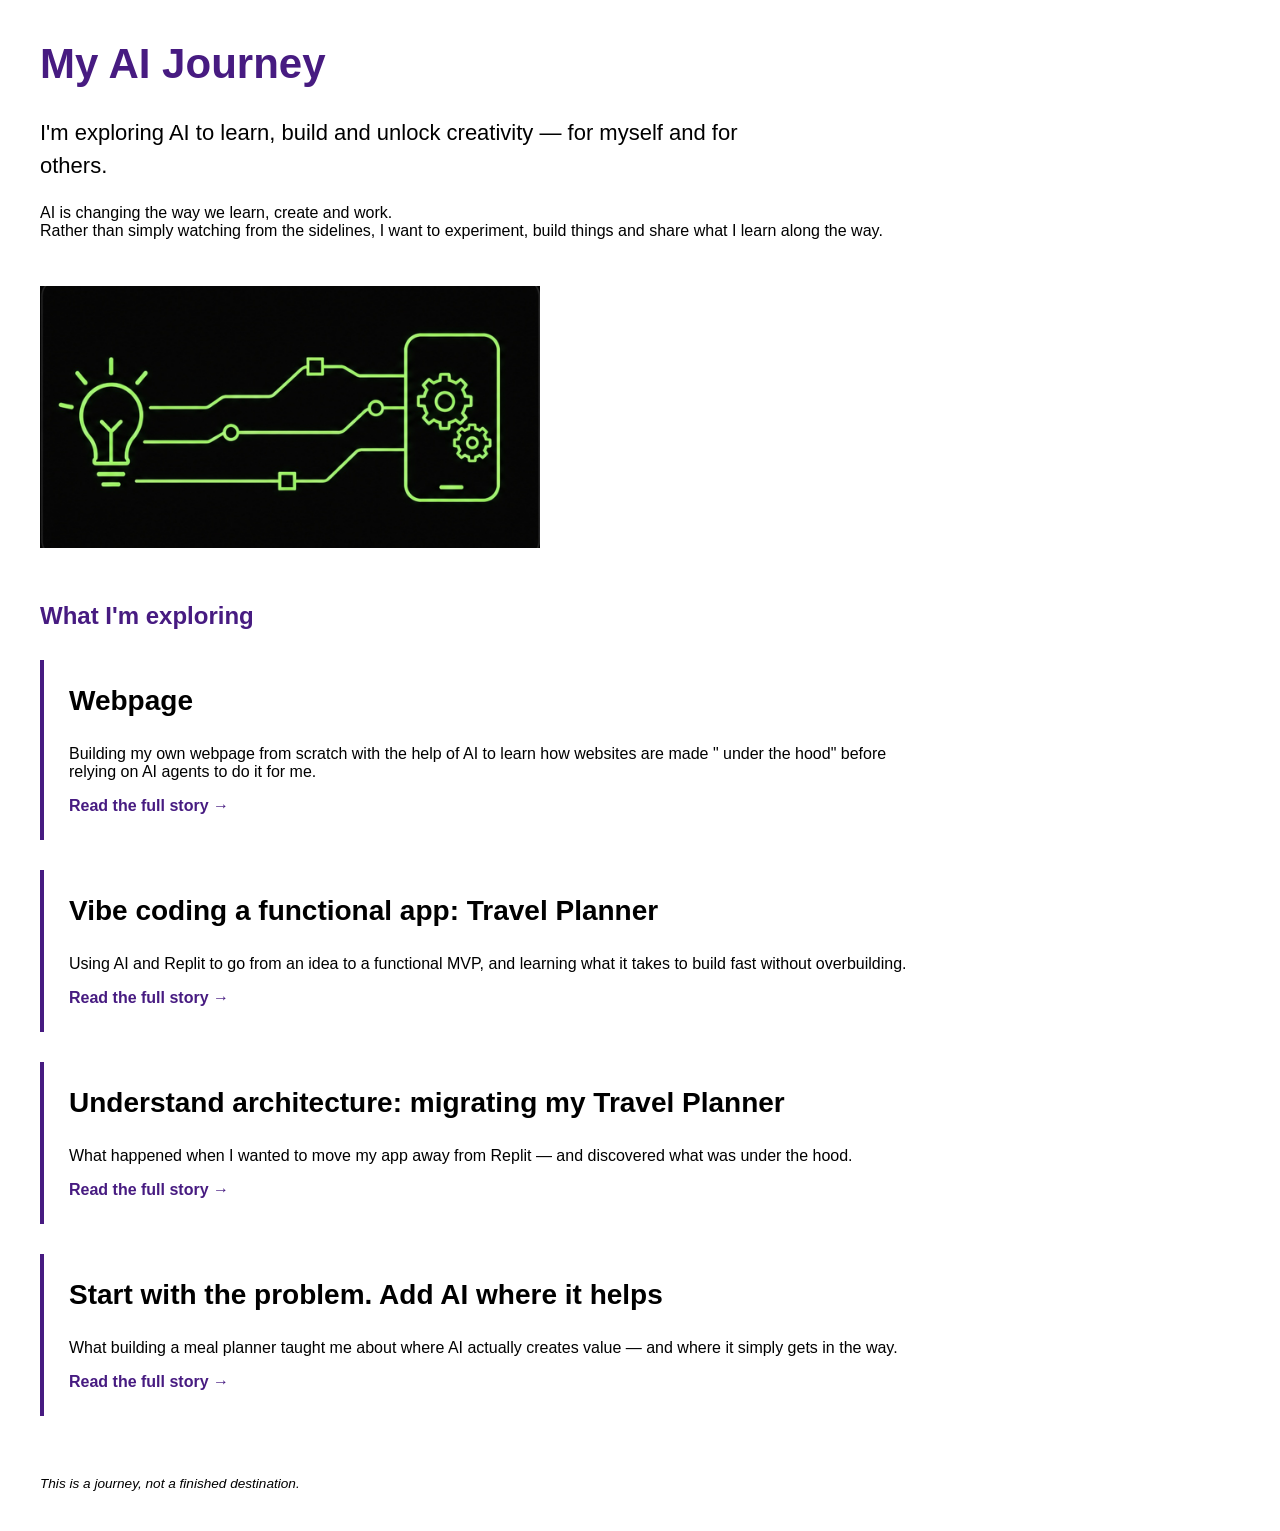
<file: index.html>
<!DOCTYPE html>
<html lang="en">

<head>
    <meta charset="UTF-8">
    <meta name="viewport" content="width=device-width, initial-scale=1.0">
    <title>My AI Journey</title>
    <link rel="stylesheet" href="style.css">
</head>

<body>

    <h1>My AI Journey</h1>

    <p class="purpose">
        I'm exploring AI to learn, build and unlock creativity —
        for myself and for others.
    </p>

    <p> AI is changing the way we learn, create and work.
        <br>    Rather than simply watching from the sidelines, 
        I want to experiment, build things and share 
        what I learn along the way.
    </p>

    <img src="images/my_ai_journey_hero.jpg" alt="My AI Journey">

    <h2>What I'm exploring</h2>

    <div class="project">
        <h3>Webpage</h3>

        <p>
          Building my own webpage from scratch with the help of AI 
          to learn how websites are made " under the hood" 
          before relying on AI agents to do it for me.
        
        </p>

        <a href="webpage.html">Read the full story →</a>
    </div>

<div class="project">
    <h3>Vibe coding a functional app: Travel Planner</h3>

    <p>
        Using AI and Replit to go from an idea to a functional MVP,
        and learning what it takes to build fast without overbuilding.
    </p>

    <a href="vibe-coding-travel-planner.html">Read the full story →</a>
</div>

<div class="project">
    <h3>Understand architecture: migrating my Travel Planner</h3>

    <p>
        What happened when I wanted to move my app away from Replit — and discovered what was under the hood.
    </p>

    <a href="understand-architecture-migrating-travel-planner.html">Read the full story →</a>
</div>

<div class="project">
    <h3>Start with the problem. Add AI where it helps</h3>

    <p>
        What building a meal planner taught me about where AI actually creates value — and where it simply gets in the way.
    </p>

    <a href="start-with-the-problem-add-ai-where-it-helps.html">Read the full story →</a>
</div>

<footer>
  This is a journey, not a finished destination.
</footer>

</body>

</html>
</file>
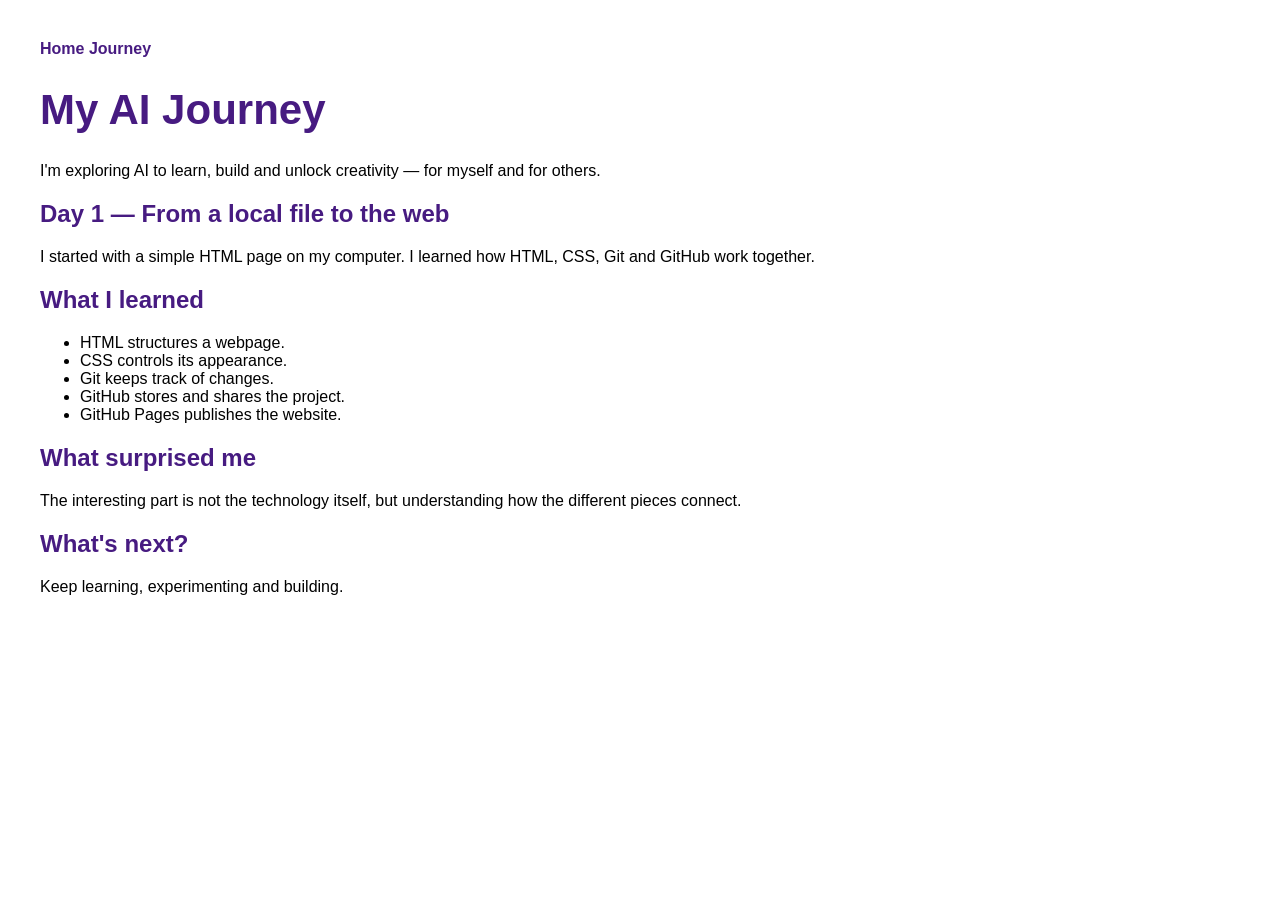
<file: journey.html>
<!DOCTYPE html>
<html lang="en">
<head>
    <meta charset="UTF-8">
    <meta name="viewport" content="width=device-width, initial-scale=1.0">
    <title>My AI Journey</title>
    <link rel="stylesheet" href="style.css">
</head>

<body>

    <nav>
        <a href="index.html">Home</a>
        <a href="journey.html">Journey</a>
    </nav>

    <h1>My AI Journey</h1>

    <p>
        I'm exploring AI to learn, build and unlock creativity —
        for myself and for others.
    </p>

    <h2>Day 1 — From a local file to the web</h2>

    <p>
        I started with a simple HTML page on my computer.
        I learned how HTML, CSS, Git and GitHub work together.
    </p>

    <h2>What I learned</h2>

    <ul>
        <li>HTML structures a webpage.</li>
        <li>CSS controls its appearance.</li>
        <li>Git keeps track of changes.</li>
        <li>GitHub stores and shares the project.</li>
        <li>GitHub Pages publishes the website.</li>
    </ul>

    <h2>What surprised me</h2>

    <p>
        The interesting part is not the technology itself,
        but understanding how the different pieces connect.
    </p>

    <h2>What's next?</h2>

    <p>
        Keep learning, experimenting and building.
    </p>

</body>
</html>
</file>
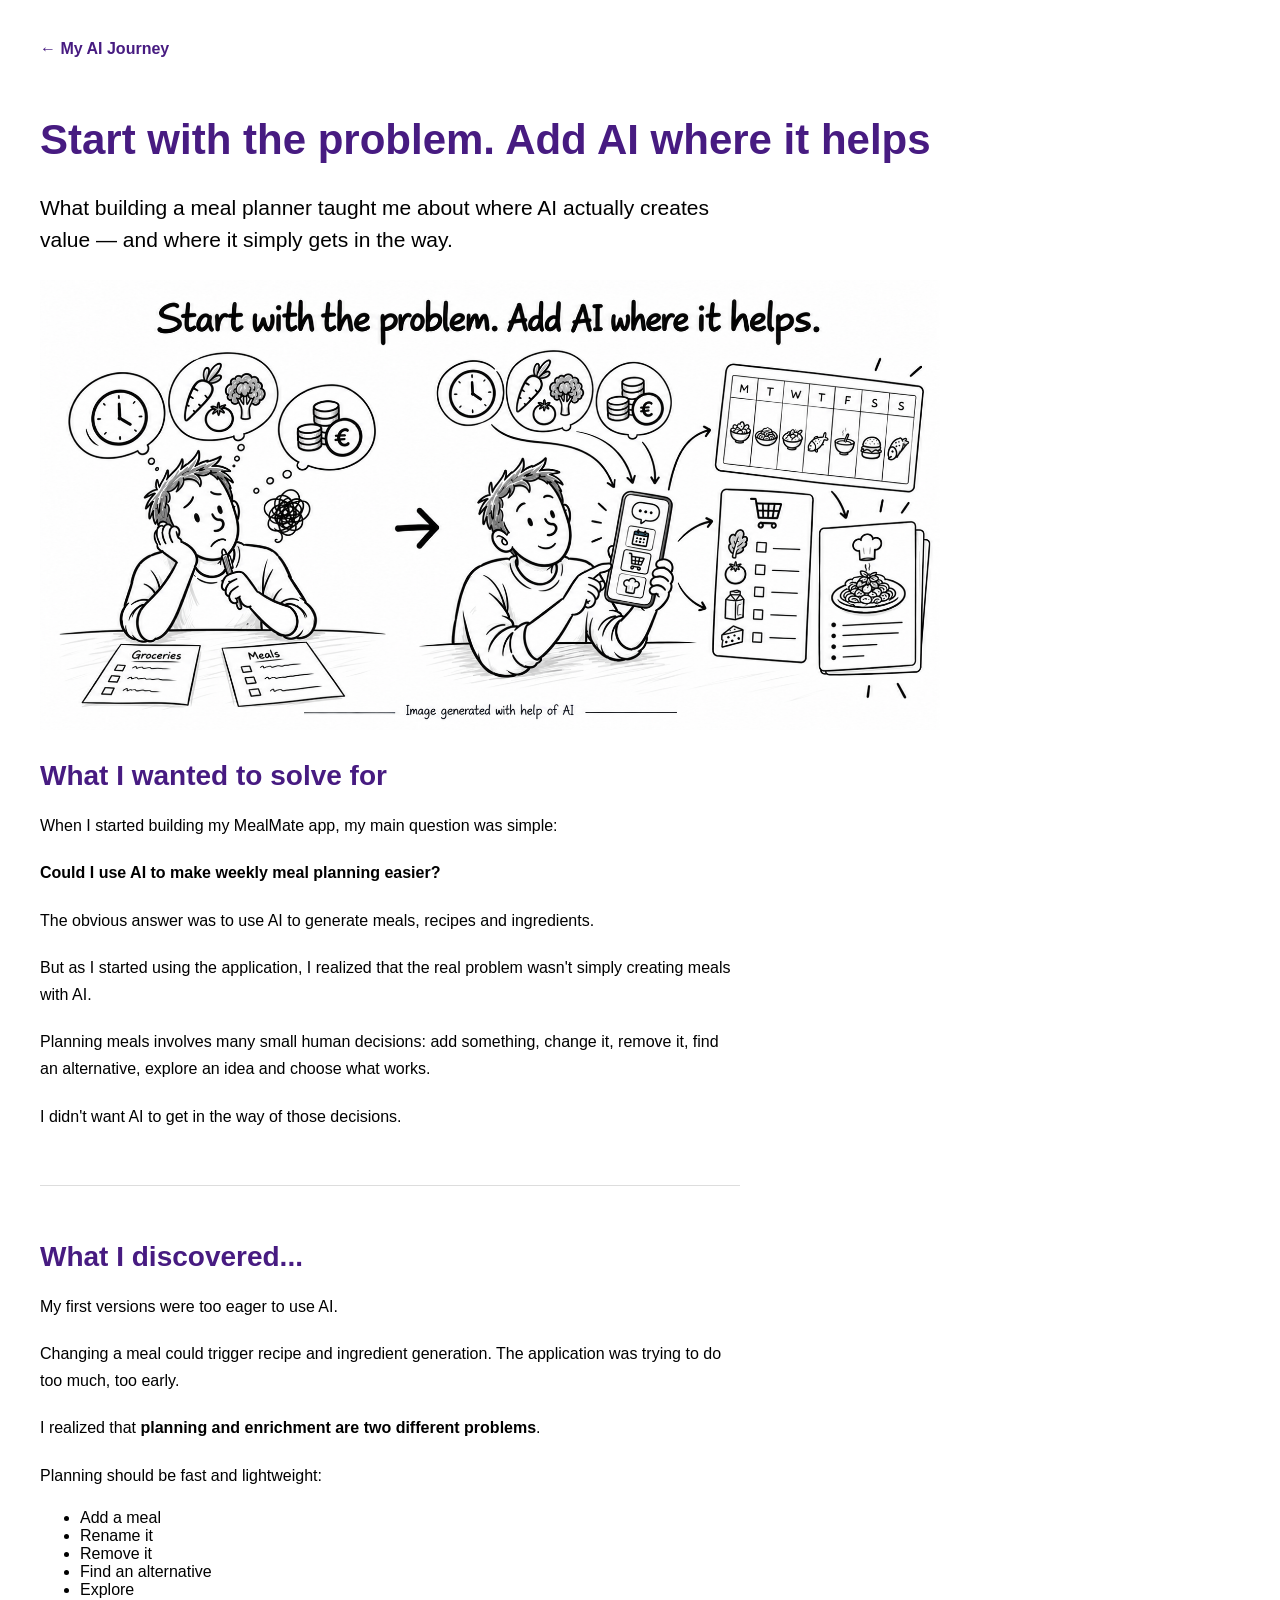
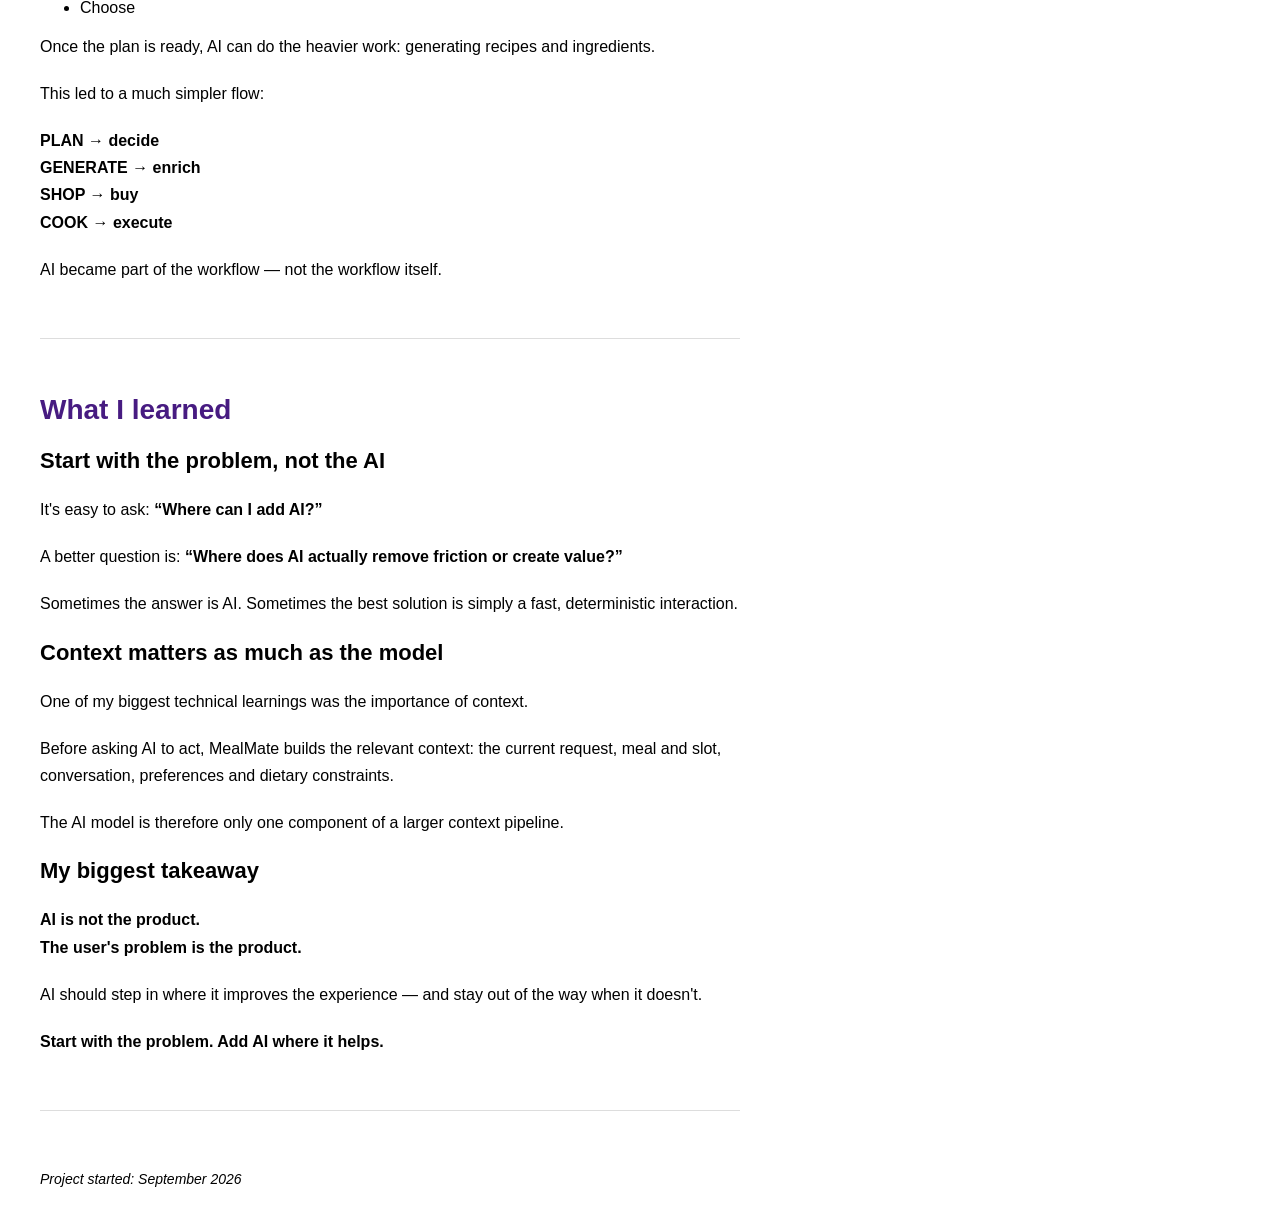
<file: start-with-the-problem-add-ai-where-it-helps.html>
<!DOCTYPE html>
<html lang="en">

<head>
    <meta charset="UTF-8">
    <meta name="viewport" content="width=device-width, initial-scale=1.0">
    <title>Start with the problem. Add AI where it helps</title>
    <link rel="stylesheet" href="style.css">
    <style>
        .project-intro {
            margin-bottom: 25px;
        }

        .mealmate-illustration {
            margin: 0 0 30px 0;
        }

        .mealmate-illustration img {
            width: 900px;
            max-width: 100%;
            height: auto;
            margin: 0;
            display: block;
        }

        .mealmate-illustration figcaption {
            margin-top: 10px;
            color: #777;
            font-size: 14px;
            font-style: italic;
        }
    </style>
</head>

<body>

    <a href="index.html" class="back">← My AI Journey</a>

    <h1>Start with the problem. Add AI where it helps</h1>

    <p class="project-intro">
        What building a meal planner taught me about where AI actually creates value — and where it simply gets in the way.
    </p>

    <figure class="mealmate-illustration">
        <img src="images/start-with-the-problem-add-ai-where-it-helps.png" alt="AI helping with meal planning while leaving simple decisions to the user">
        
    </figure>

    <section class="project-section">

        <h2>What I wanted to solve for</h2>

        <p>
            When I started building my MealMate app, my main question was simple:
        </p>

        <p>
            <strong>Could I use AI to make weekly meal planning easier?</strong>
        </p>

        <p>
            The obvious answer was to use AI to generate meals, recipes and ingredients.
        </p>

        <p>
            But as I started using the application, I realized that the real problem wasn't simply creating meals with AI.
        </p>

        <p>
            Planning meals involves many small human decisions: add something, change it, remove it, find an alternative, explore an idea and choose what works.
        </p>

        <p>
            I didn't want AI to get in the way of those decisions.
        </p>

    </section>

    <section class="project-section">

        <h2>What I discovered...</h2>

        <p>
            My first versions were too eager to use AI.
        </p>

        <p>
            Changing a meal could trigger recipe and ingredient generation. The application was trying to do too much, too early.
        </p>

        <p>
            I realized that <strong>planning and enrichment are two different problems</strong>.
        </p>

        <p>
            Planning should be fast and lightweight:
        </p>

        <ul>
            <li>Add a meal</li>
            <li>Rename it</li>
            <li>Remove it</li>
            <li>Find an alternative</li>
            <li>Explore</li>
            <li>Choose</li>
        </ul>

        <p>
            Once the plan is ready, AI can do the heavier work: generating recipes and ingredients.
        </p>

        <p>
            This led to a much simpler flow:
        </p>

        <p>
            <strong>PLAN → decide<br>
            GENERATE → enrich<br>
            SHOP → buy<br>
            COOK → execute</strong>
        </p>

        <p>
            AI became part of the workflow — not the workflow itself.
        </p>

    </section>

    <section class="project-section">

        <h2>What I learned</h2>

        <h3>Start with the problem, not the AI</h3>

        <p>
            It's easy to ask: <strong>“Where can I add AI?”</strong>
        </p>

        <p>
            A better question is: <strong>“Where does AI actually remove friction or create value?”</strong>
        </p>

        <p>
            Sometimes the answer is AI. Sometimes the best solution is simply a fast, deterministic interaction.
        </p>

        <h3>Context matters as much as the model</h3>

        <p>
            One of my biggest technical learnings was the importance of context.
        </p>

        <p>
            Before asking AI to act, MealMate builds the relevant context: the current request, meal and slot, conversation, preferences and dietary constraints.
        </p>

        <p>
            The AI model is therefore only one component of a larger context pipeline.
        </p>

        <h3>My biggest takeaway</h3>

        <p>
            <strong>AI is not the product.<br>The user's problem is the product.</strong>
        </p>

        <p>
            AI should step in where it improves the experience — and stay out of the way when it doesn't.
        </p>

        <p>
            <strong>Start with the problem. Add AI where it helps.</strong>
        </p>

    </section>

    <p class="project-date">
        Project started: September 2026
    </p>

</body>

</html>
</file>
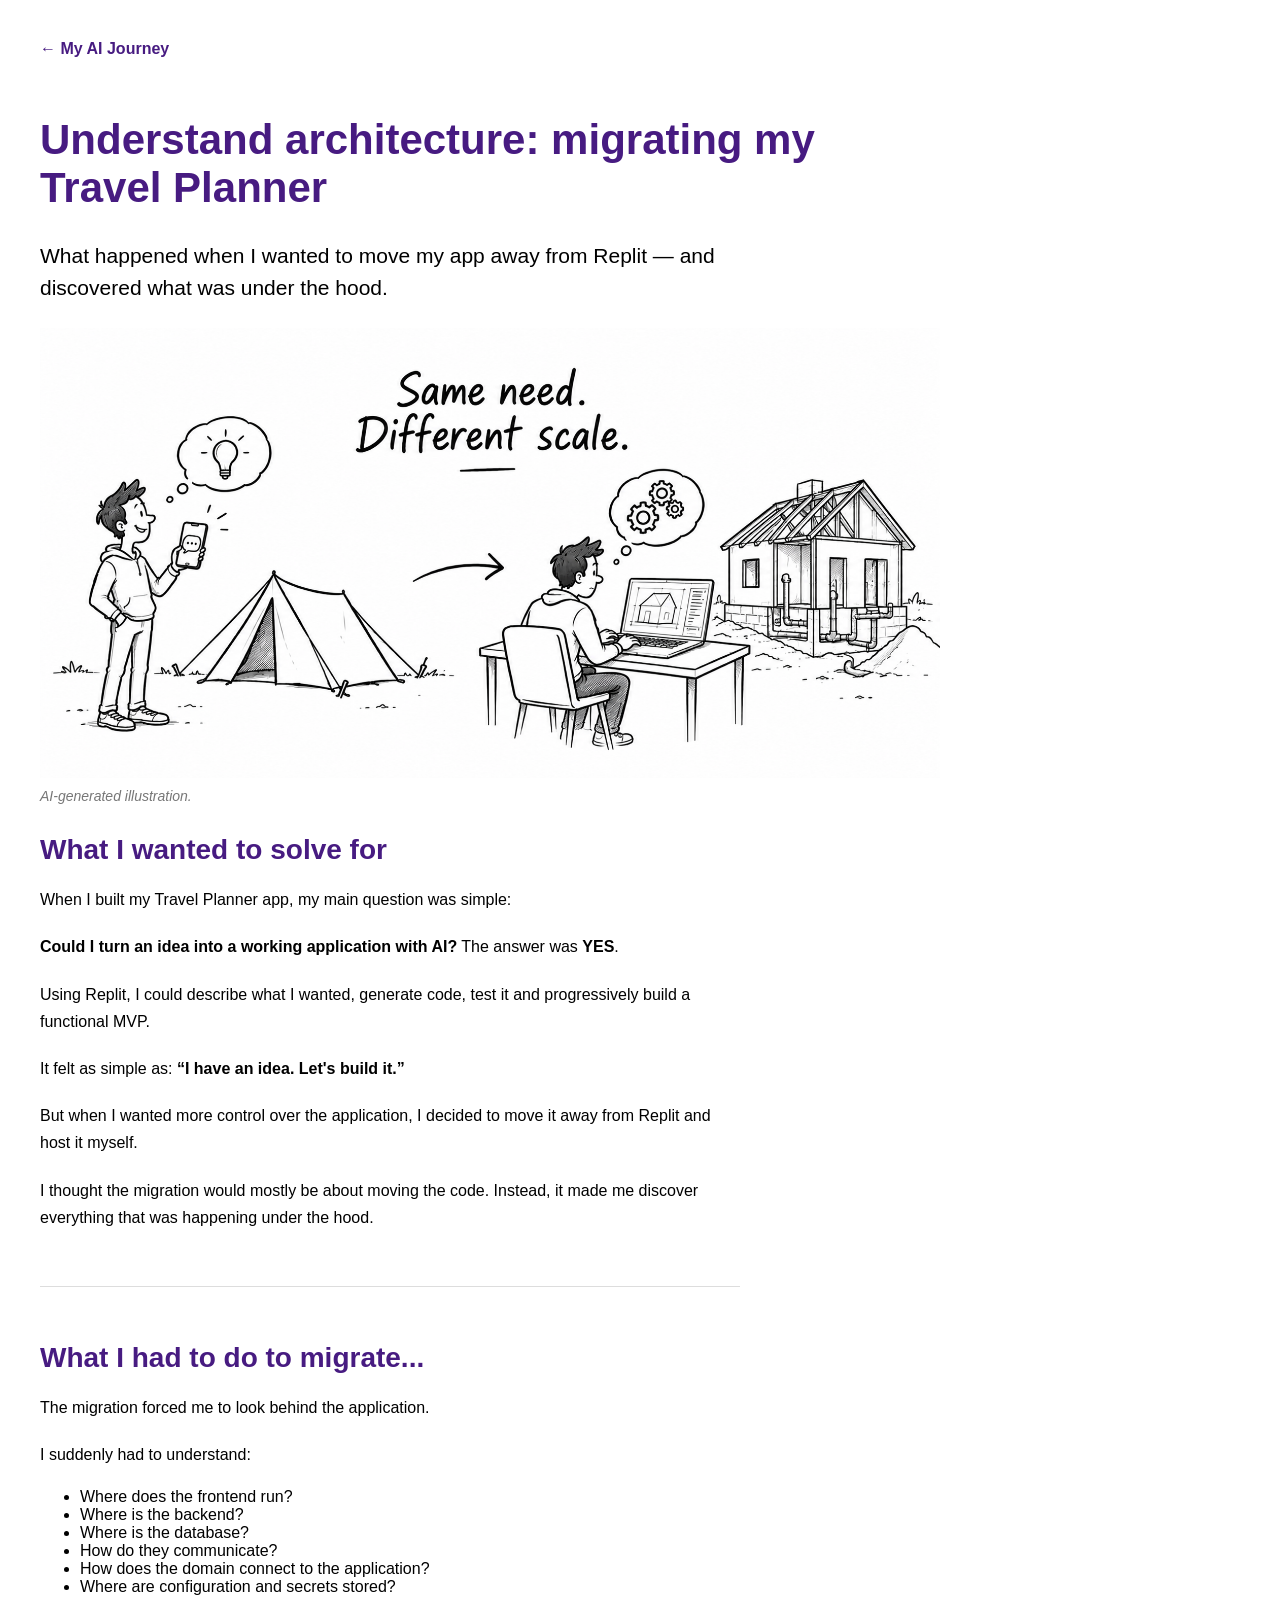
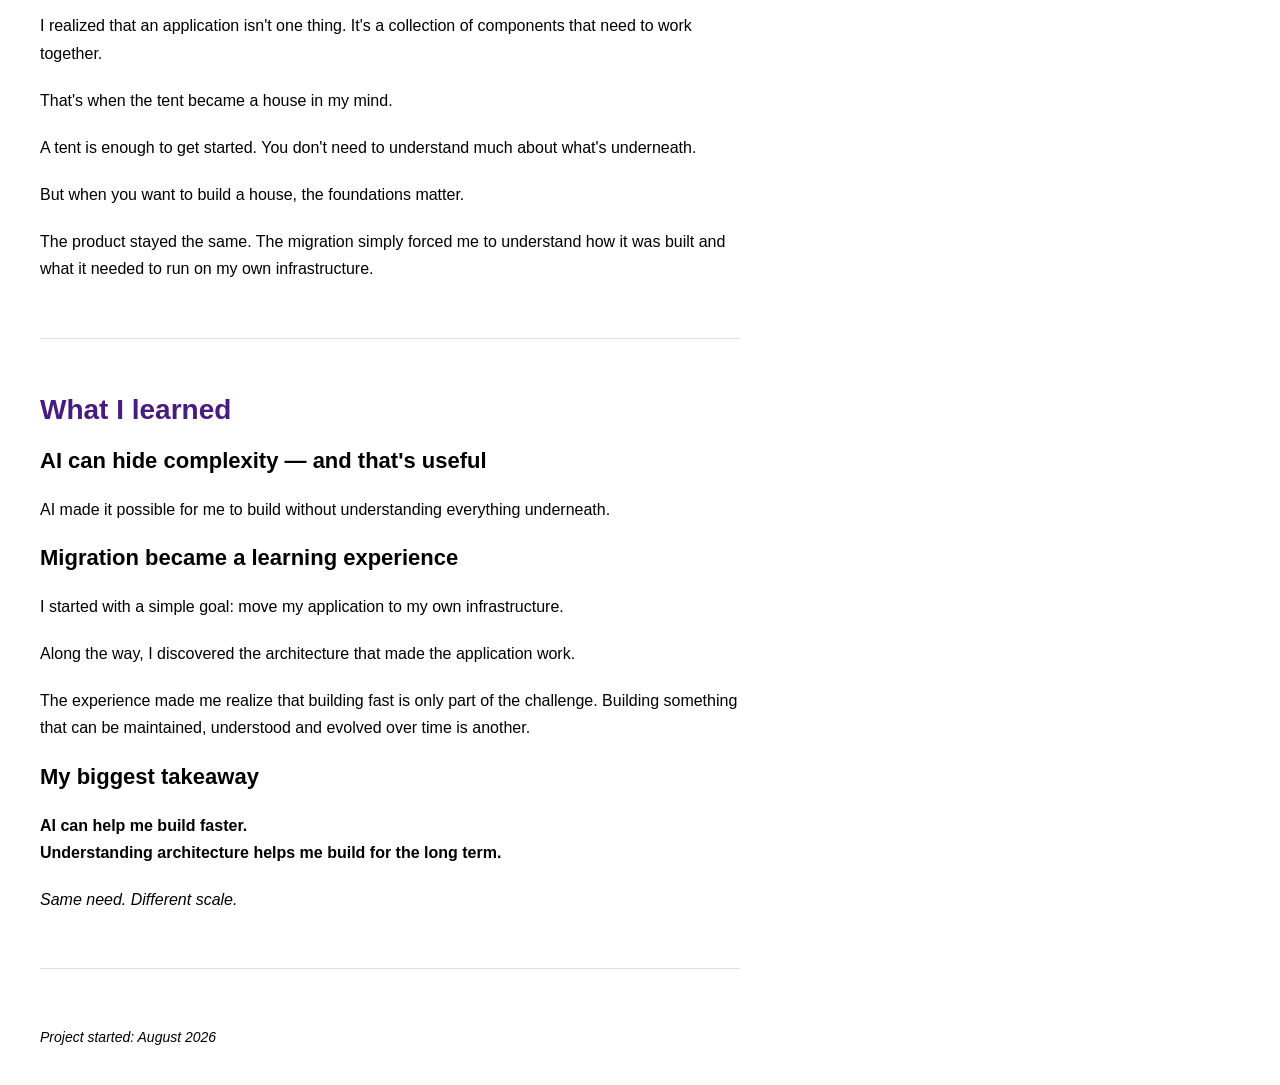
<file: understand-architecture-migrating-travel-planner.html>
<!DOCTYPE html>
<html lang="en">

<head>
    <meta charset="UTF-8">
    <meta name="viewport" content="width=device-width, initial-scale=1.0">
    <title>Understand architecture: migrating my Travel Planner</title>
    <link rel="stylesheet" href="style.css">
    <style>
        .project-intro {
            margin-bottom: 25px;
        }

        .architecture-illustration {
            margin: 0 0 30px 0;
        }

        .architecture-illustration img {
            width: 900px;
            max-width: 100%;
            height: auto;
            margin: 0;
            display: block;
        }

        .architecture-illustration figcaption {
            margin-top: 10px;
            color: #777;
            font-size: 14px;
            font-style: italic;
        }
    </style>
</head>

<body>

    <a href="index.html" class="back">← My AI Journey</a>

    <h1>Understand architecture: migrating my Travel Planner</h1>

    <p class="project-intro">
        What happened when I wanted to move my app away from Replit — and discovered what was under the hood.
    </p>

    <figure class="architecture-illustration">
        <img src="images/architecture-migration.png" alt="The same person moving from a simple AI-assisted tent to a house under construction with stronger foundations">
        <figcaption>AI-generated illustration.</figcaption>
    </figure>

    <section class="project-section">

        <h2>What I wanted to solve for</h2>

        <p>
            When I built my Travel Planner app, my main question was simple:
        </p>

        <p>
            <strong>Could I turn an idea into a working application with AI?</strong>

            The answer was <strong>YES</strong>.
        </p>

        <p>
            Using Replit, I could describe what I wanted, generate code, test it and progressively build a functional MVP.
        </p>

        <p>
            It felt as simple as:

            <strong>“I have an idea. Let's build it.”</strong>
        </p>

        <p>
            But when I wanted more control over the application, I decided to move it away from Replit and host it myself.
        </p>

        <p>
            I thought the migration would mostly be about moving the code. Instead, it made me discover everything that was happening under the hood.
        </p>

    </section>

    <section class="project-section">

        <h2>What I had to do to migrate...</h2>

        <p>
            The migration forced me to look behind the application.
        </p>

        <p>
            I suddenly had to understand:
        </p>

        <ul>
            <li>Where does the frontend run?</li>
            <li>Where is the backend?</li>
            <li>Where is the database?</li>
            <li>How do they communicate?</li>
            <li>How does the domain connect to the application?</li>
            <li>Where are configuration and secrets stored?</li>
        </ul>

        <p>
            I realized that an application isn't one thing. It's a collection of components that need to work together.
        </p>

        <p>
            That's when the tent became a house in my mind.
        </p>

        <p>
            A tent is enough to get started. You don't need to understand much about what's underneath.
        </p>

        <p>
            But when you want to build a house, the foundations matter.
        </p>

        <p>
            The product stayed the same. The migration simply forced me to understand how it was built and what it needed to run on my own infrastructure.
        </p>

    </section>

    <section class="project-section">

        <h2>What I learned</h2>

        <h3>AI can hide complexity — and that's useful</h3>

        <p>
            AI made it possible for me to build without understanding everything underneath.
        </p>


        <h3>Migration became a learning experience</h3>

        <p>
            I started with a simple goal: move my application to my own infrastructure.
        </p>

        <p>
            Along the way, I discovered the architecture that made the application work.
        </p>

        <p>
            The experience made me realize that building fast is only part of the challenge. Building something that can be maintained, understood and evolved over time is another.
        </p>

        <h3>My biggest takeaway</h3>

        <p>
            <strong>AI can help me build faster.<br>Understanding architecture helps me build for the long term.</strong>
        </p>

        <p>
            <i>Same need. Different scale.</i>
        </p>

    </section>

    <p class="project-date">
        Project started: August 2026
    </p>

</body>

</html>
</file>
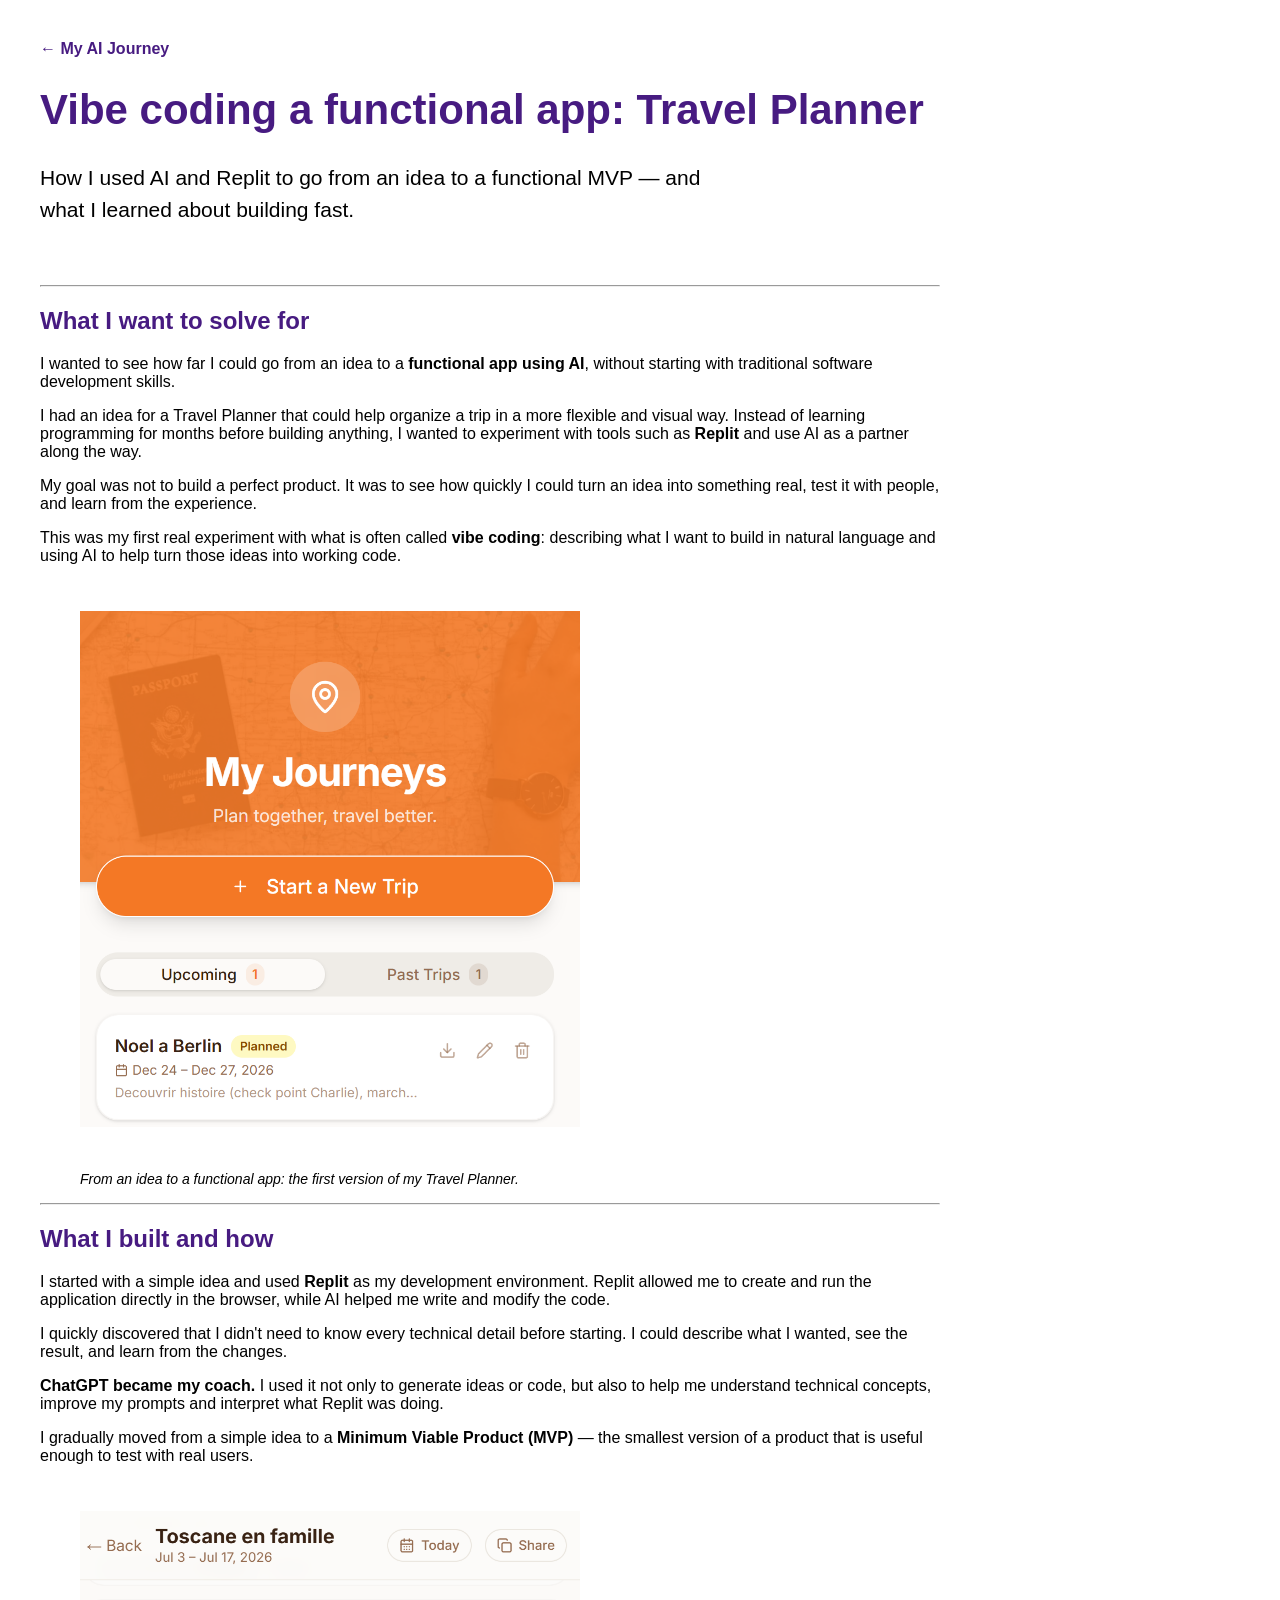
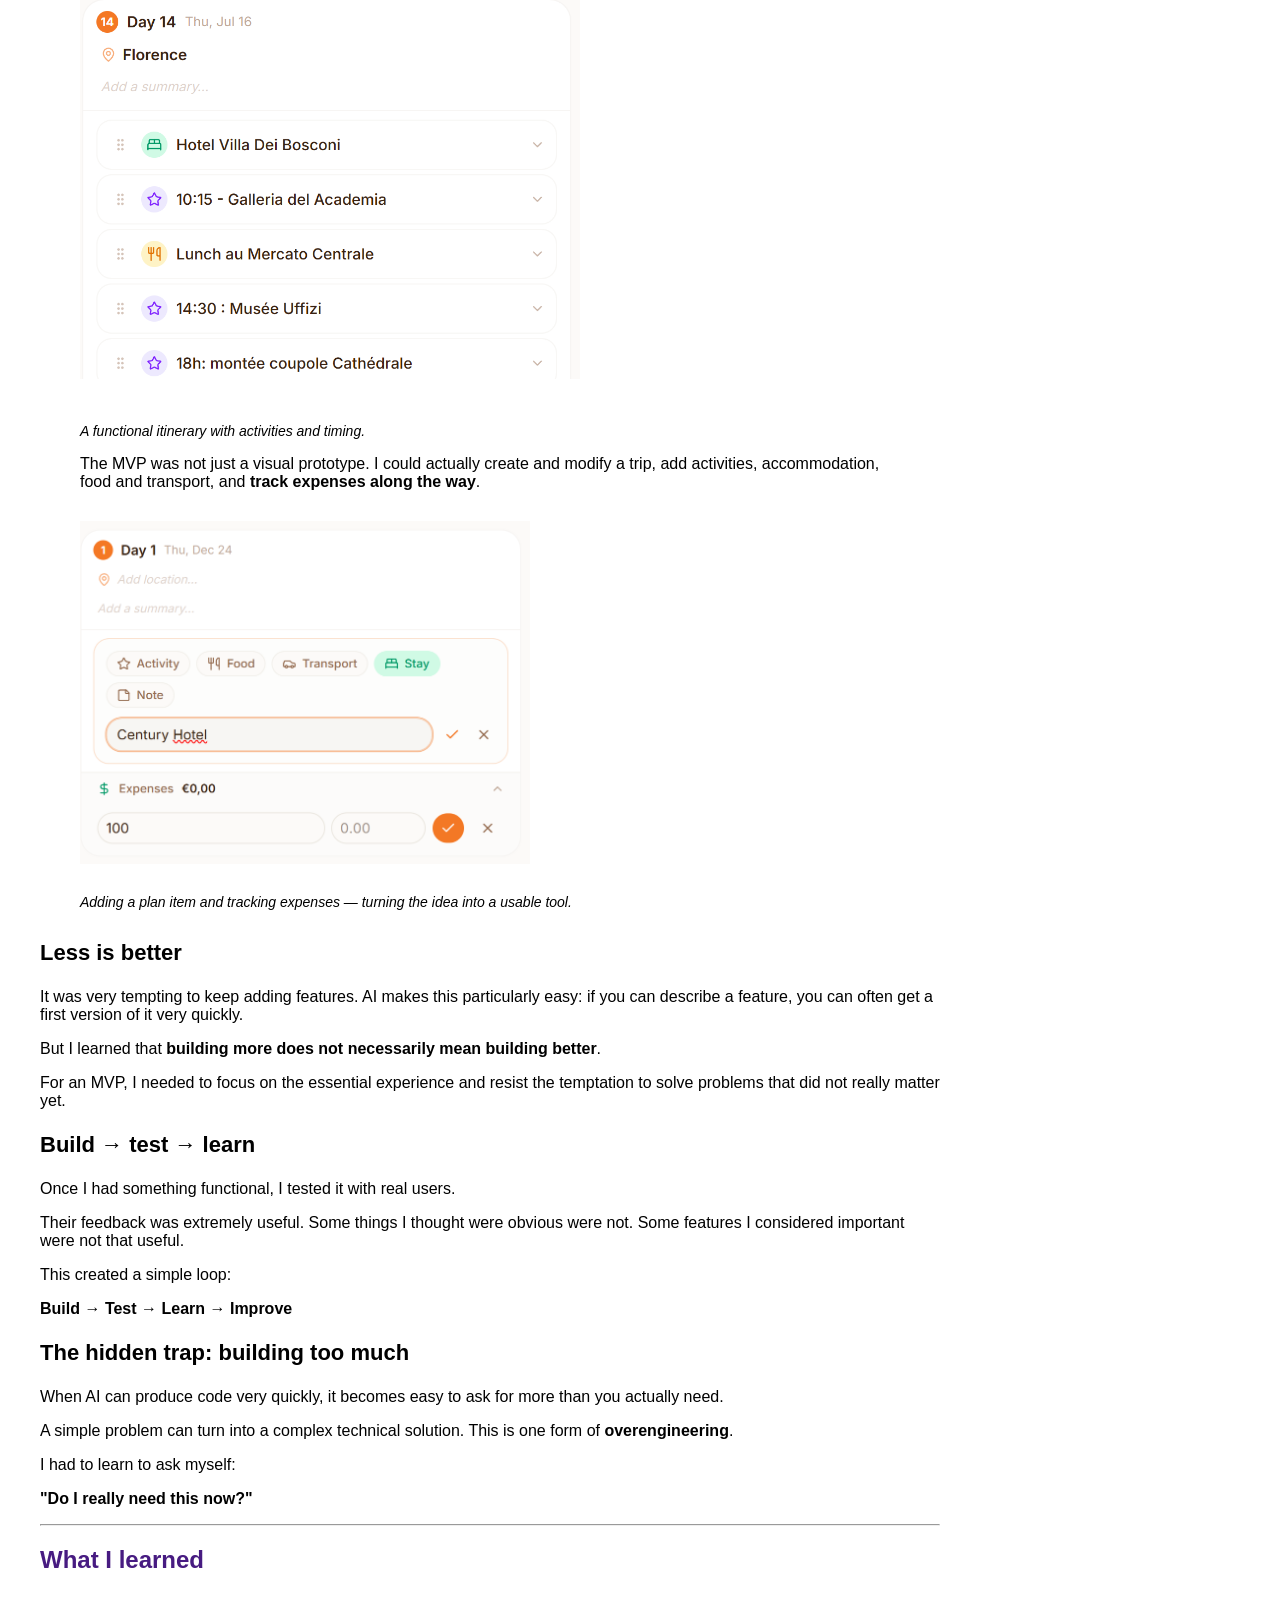
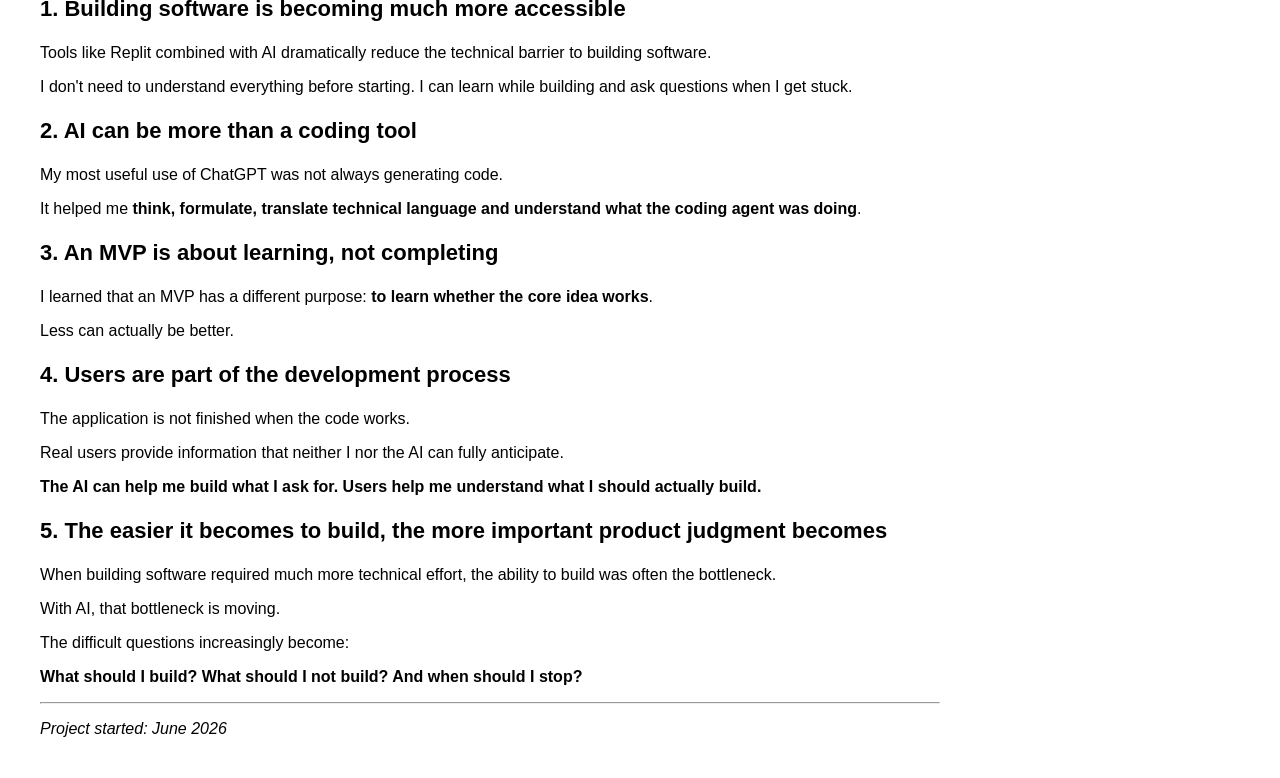
<file: vibe-coding-travel-planner.html>
<!DOCTYPE html>
<html lang="en">

<head>
    <meta charset="UTF-8">
    <meta name="viewport" content="width=device-width, initial-scale=1.0">

    <title>Vibe coding a functional app: Travel Planner</title>

    <link rel="stylesheet" href="style.css">
</head>

<body>

    <p>
        <a href="index.html">← My AI Journey</a>
    </p>

    <h1>Vibe coding a functional app: Travel Planner</h1>

    <p class="project-intro">
        How I used AI and Replit to go from an idea to a functional MVP —
        and what I learned about building fast.
    </p>


    <hr>

    <h2>What I want to solve for</h2>

    <p>
        I wanted to see how far I could go from an idea to a
        <strong>functional app using AI</strong>, without starting with
        traditional software development skills.
    </p>

    <p>
        I had an idea for a Travel Planner that could help organize a trip
        in a more flexible and visual way. Instead of learning programming
        for months before building anything, I wanted to experiment with
        tools such as <strong>Replit</strong> and use AI as a partner along
        the way.
    </p>

    <p>
        My goal was not to build a perfect product. It was to see how quickly
        I could turn an idea into something real, test it with people,
        and learn from the experience.
    </p>

    <p>
        This was my first real experiment with what is often called
        <strong>vibe coding</strong>: describing what I want to build in
        natural language and using AI to help turn those ideas into
        working code.
    </p>

<figure>
    <img src="images/travel-planner-home.png" alt="Travel Planner home page">
    <figcaption>From an idea to a functional app: the first version of my Travel Planner.</figcaption>
</figure>

    <hr>

    <h2>What I built and how</h2>

    <p>
        I started with a simple idea and used <strong>Replit</strong> as my
        development environment. Replit allowed me to create and run the
        application directly in the browser, while AI helped me write and
        modify the code.
    </p>

    <p>
        I quickly discovered that I didn't need to know every technical
        detail before starting. I could describe what I wanted, see the
        result, and learn from the changes.
    </p>

    <p>
        <strong>ChatGPT became my coach.</strong> I used it not only to
        generate ideas or code, but also to help me understand technical
        concepts, improve my prompts and interpret what Replit was doing.
    </p>

    <p>
        I gradually moved from a simple idea to a
        <strong>Minimum Viable Product (MVP)</strong> — the smallest version
        of a product that is useful enough to test with real users.
    </p>

<figure>
    <img src="images/travel-planner-day.png" alt="Travel Planner itinerary">
    <figcaption>
        A functional itinerary with activities and timing.
    </figcaption>
<p>
    The MVP was not just a visual prototype. I could actually create and
    modify a trip, add activities, accommodation, food and transport,
    and <strong>track expenses along the way</strong>.
</p>

<figure>
    <img src="images/travel-planner-create-activity.png" 
         alt="Adding a plan item and tracking expenses in Travel Planner">
    <figcaption>
        Adding a plan item and tracking expenses — turning the idea into a usable tool.
    </figcaption>
</figure>

</figure>
    <h3>Less is better</h3>

    <p>
        It was very tempting to keep adding features. AI makes this
        particularly easy: if you can describe a feature, you can often
        get a first version of it very quickly.
    </p>

    <p>
        But I learned that <strong>building more does not necessarily mean
        building better</strong>.
    </p>

    <p>
        For an MVP, I needed to focus on the essential experience and resist
        the temptation to solve problems that did not really matter yet.
    </p>

    <h3>Build → test → learn</h3>

    <p>
        Once I had something functional, I tested it with real users.
    </p>

    <p>
        Their feedback was extremely useful. Some things I thought were
        obvious were not. Some features I considered important were not
        that useful.
    </p>

    <p>
        This created a simple loop:
    </p>

    <p>
        <strong>Build → Test → Learn → Improve</strong>
    </p>

    <h3>The hidden trap: building too much</h3>

    <p>
        When AI can produce code very quickly, it becomes easy to ask for
        more than you actually need.
    </p>

    <p>
        A simple problem can turn into a complex technical solution.
        This is one form of <strong>overengineering</strong>.
    </p>

    <p>
        I had to learn to ask myself:
    </p>

    <p>
        <strong>"Do I really need this now?"</strong>
    </p>


    <hr>

    <h2>What I learned</h2>

    <h3>1. Building software is becoming much more accessible</h3>

    <p>
        Tools like Replit combined with AI dramatically reduce the technical
        barrier to building software.
    </p>

    <p>
        I don't need to understand everything before starting. I can learn
        while building and ask questions when I get stuck.
    </p>

    <h3>2. AI can be more than a coding tool</h3>

    <p>
        My most useful use of ChatGPT was not always generating code.
    </p>

    <p>
        It helped me <strong>think, formulate, translate technical language
        and understand what the coding agent was doing</strong>.
    </p>

    <h3>3. An MVP is about learning, not completing</h3>

    <p>
        I learned that an MVP has a different purpose:
        <strong>to learn whether the core idea works</strong>.
    </p>

    <p>
        Less can actually be better.
    </p>

    <h3>4. Users are part of the development process</h3>

    <p>
        The application is not finished when the code works.
    </p>

    <p>
        Real users provide information that neither I nor the AI can fully
        anticipate.
    </p>

    <p>
        <strong>
            The AI can help me build what I ask for.
            Users help me understand what I should actually build.
        </strong>
    </p>

    <h3>5. The easier it becomes to build, the more important product judgment becomes</h3>

    <p>
        When building software required much more technical effort,
        the ability to build was often the bottleneck.
    </p>

    <p>
        With AI, that bottleneck is moving.
    </p>

    <p>
        The difficult questions increasingly become:
    </p>

    <p>
        <strong>
            What should I build? What should I not build?
            And when should I stop?
        </strong>
    </p>


    <hr>

    <p class="project-footer">
        <em>Project started: June 2026</em>
    </p>

</body>

</html>
</file>
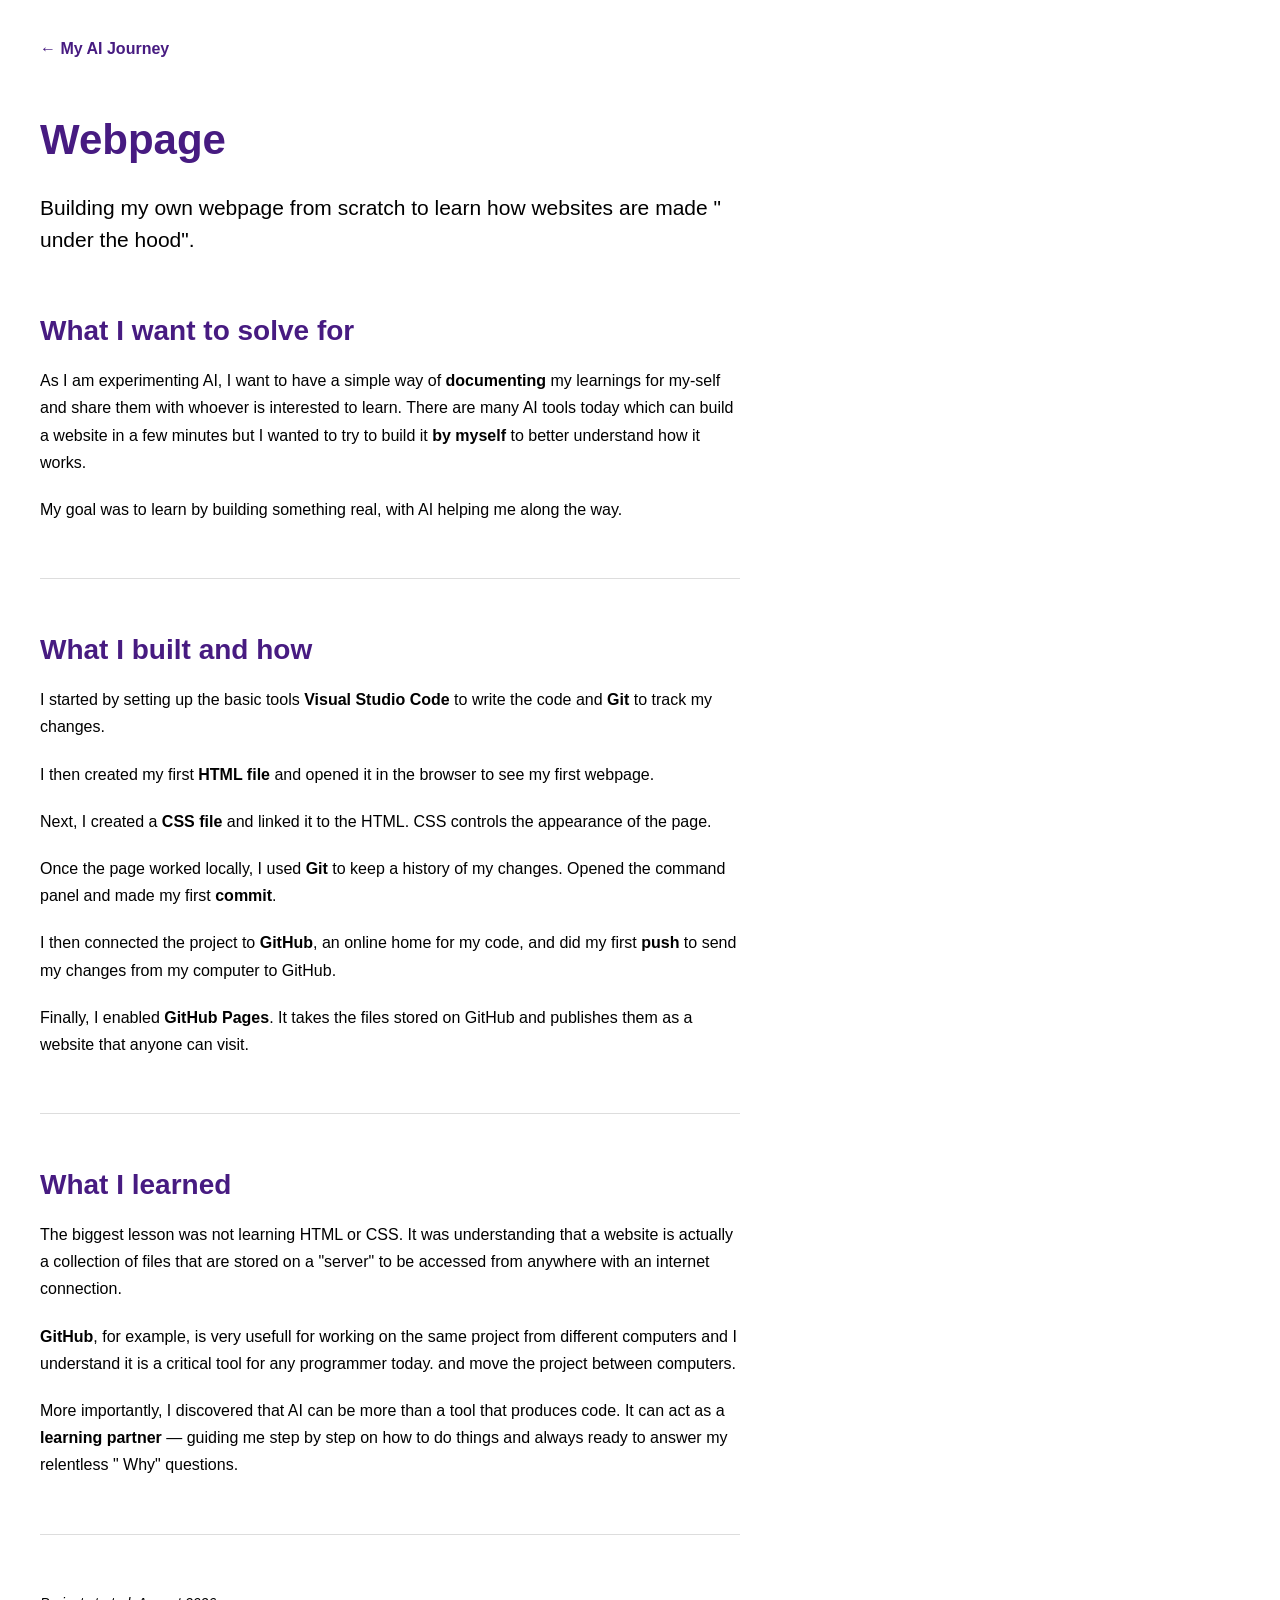
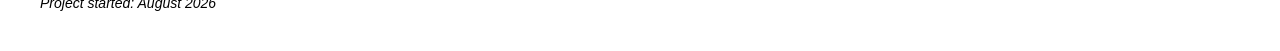
<file: webpage.html>
<!DOCTYPE html>
<html lang="en">

<head>
    <meta charset="UTF-8">
    <meta name="viewport" content="width=device-width, initial-scale=1.0">
    <title>Webpage — My AI Journey</title>
    <link rel="stylesheet" href="style.css">
</head>

<body>

    <a href="index.html" class="back">← My AI Journey</a>

    <h1>Webpage</h1>

    <p class="project-intro">
        Building my own webpage from scratch 
        to learn how websites 
        are made " under the hood".

    </p>

    <section class="project-section">

        <h2>What I want to solve for</h2>

        <p>
            As I am experimenting AI, I want to have a simple
            way of <strong>documenting</strong> my learnings for my-self 
            and share them with whoever is interested to learn.
            There are many AI tools today which can build a website in a few minutes
            but I wanted to try to build it <strong>by myself</strong> 
            to better understand how it works.
        </p>

        <p>
            My goal was to learn by building something real,
            with AI helping me along the way.
        </p>

    </section>

    <section class="project-section">

        <h2>What I built and how </h2>

<p>
    I started by setting up the basic tools 
    <strong>Visual Studio Code</strong> to write the code and 
    <strong>Git</strong> to track my changes.
</p>

<p>
    I then created my first <strong>HTML file</strong> and opened it
    in the browser to see my first webpage.
</p>

<p>
    Next, I created a <strong>CSS file</strong> and linked it to the HTML.
    CSS controls the appearance of the page.
<p>
    Once the page worked locally, I used <strong>Git</strong> to keep
    a history of my changes. Opened the command panel and made my first <strong>commit</strong>.
</p>

<p>
    I then connected the project to <strong>GitHub</strong>, an online
    home for my code, and did my first <strong>push</strong> to send my changes
    from my computer to GitHub.
</p>

<p>
    Finally, I enabled <strong>GitHub Pages</strong>. It takes the files
    stored on GitHub and publishes them as a website that anyone can visit.
</p>

    </section>

    <section class="project-section">

        <h2>What I learned</h2>

        <p>
            The biggest lesson was not learning HTML or CSS.
            It was understanding that a website is actually a collection 
            of files that are stored on a "server" to be accessed
            from anywhere with an internet connection.
        </p>

        <p>
            <strong>GitHub</strong>, for example, is very usefull for working on the 
            same project from different computers and I understand
            it is a critical tool for any programmer today.
            and move the project between computers.
        </p>

        <p>
            More importantly, I discovered that AI can be more than
            a tool that produces code. It can act as a <strong>learning partner</strong> —
            guiding me step by step on how to do things and always ready to answer my relentless " Why"   questions.
            
        </p>

    </section>

    <p class="project-date">
        Project started: August 2026
    </p>

</body>

</html>
</file>
<file: style.css>
body {
    font-family: Arial, sans-serif;
    margin: 40px;
    max-width: 900px;
}

h1 {
    color: #471b81;
    font-size: 42px;
}

h2 {
    color: #471b81;
      font-size: 32px
        margin-top: 50px;
}

h3 {
    color: #000;
    font-size: 22px;
}

.purpose {
    font-size: 22px;
    line-height: 1.5;
    max-width: 700px;
}

img {
    width: 500px;
    max-width: 100%;
    height: auto;
    margin: 30px 0;
}

.project {
    margin-top: 30px;
    padding: 25px;
    border-left: 4px solid #471b81;
}

.project h3 {
    font-size: 28px;
    margin-top: 0;
    color: #000;
}

a {
    color: #471b81;
    font-weight: bold;
    text-decoration: none;
}

a:hover {
    text-decoration: underline;
}

.back {
    display: inline-block;
    margin-bottom: 30px;
}

.intro {
    font-size: 21px;
    line-height: 1.5;
    max-width: 700px;
}
.project-date {
    margin-top: 60px;
    font-size: 14px;
    font-style: italic;
}

footer {
  margin-top: 60px;
  font-size: 0.85em;
  font-style: italic;
}
.project-intro {
    font-size: 21px;
    line-height: 1.5;
    max-width: 700px;
    margin-bottom: 60px;
}

.project-section {
    max-width: 700px;
    margin-bottom: 55px;
    padding-bottom: 35px;
    border-bottom: 1px solid #ddd;
}

.project-section h2 {
    color: #471b81;
    font-size: 28px;
    margin-bottom: 20px;
}

.project-section p {
    line-height: 1.7;
    margin-bottom: 20px;
}

.project-date {
    margin-top: 60px;
    font-size: 14px;
    font-style: italic;
}
figure {
figure {
    margin: 10px 0 30px 0;
}

figure img {
    width: 450px;
    max-width: 100%;
    height: auto;
    display: block;
}

figcaption {
    margin-top: 10px;
    font-size: 14px;
    font-style: italic;
}
</file>
